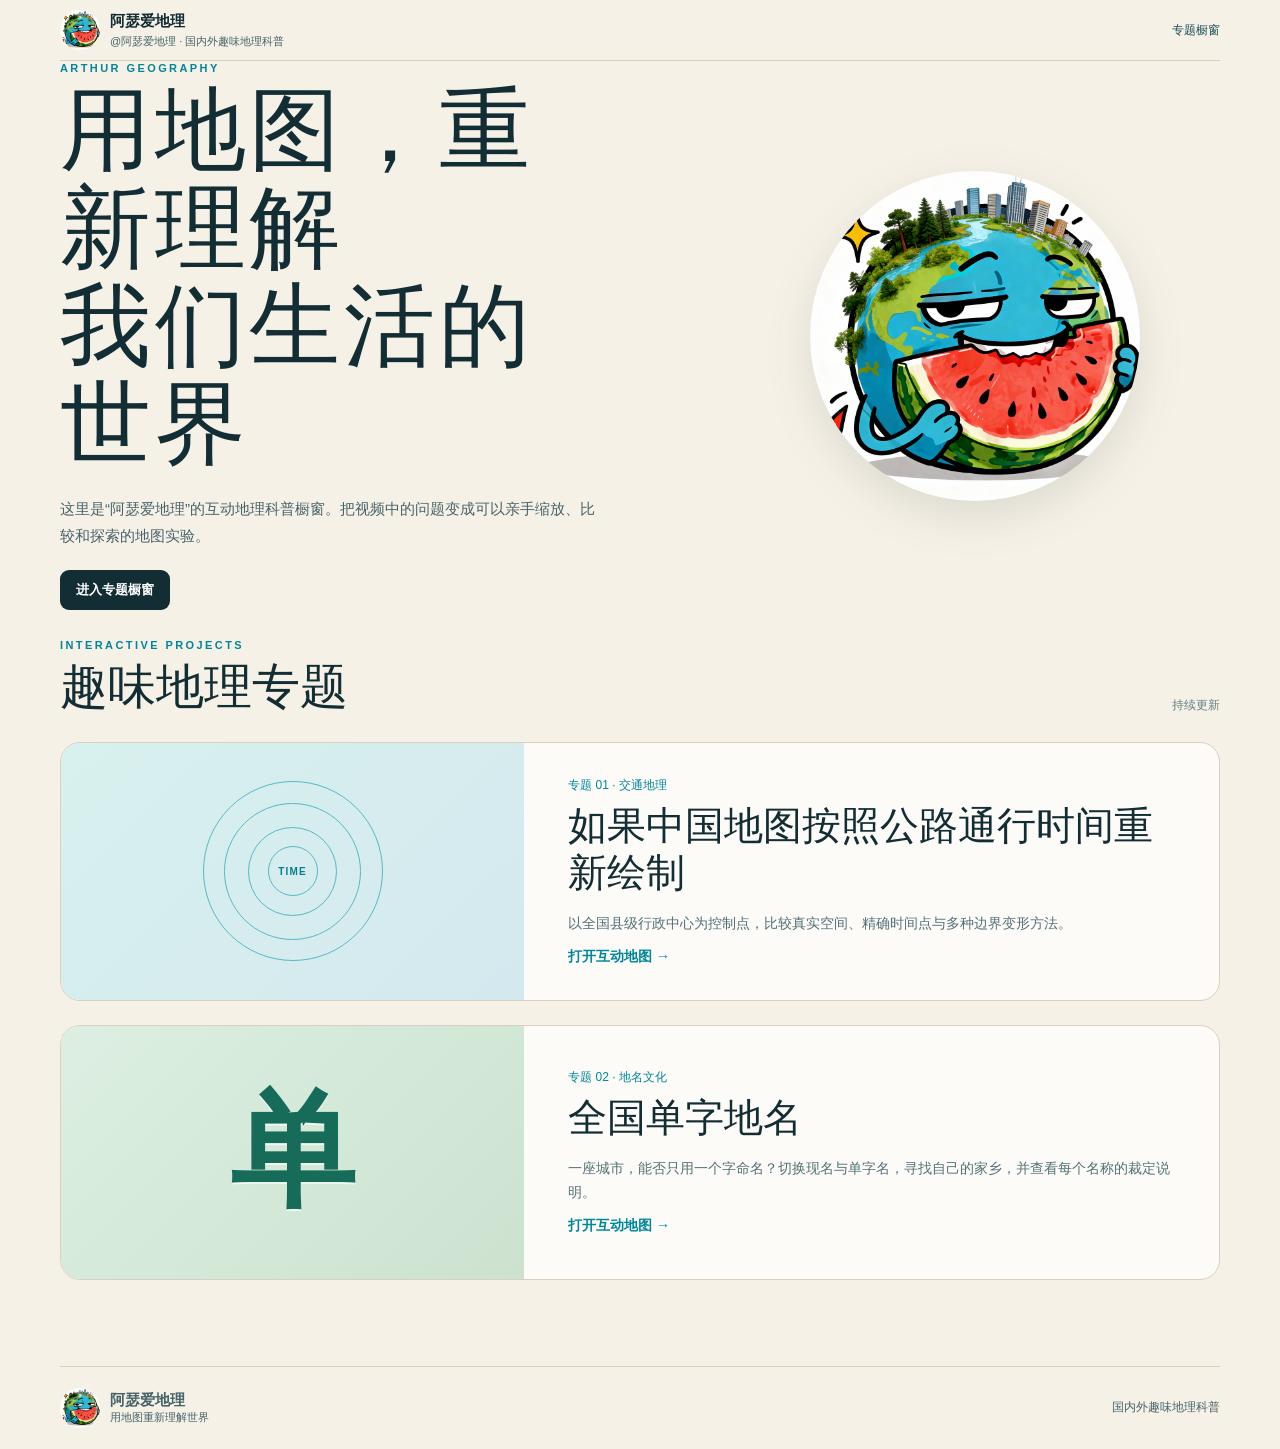
<file: index.html>
<!doctype html>
<html lang="zh-CN">
  <head>
    <meta charset="UTF-8" />
    <meta name="viewport" content="width=device-width, initial-scale=1.0" />
    <meta name="description" content="阿瑟爱地理：国内外趣味地理科普互动橱窗" />
    <title>阿瑟爱地理｜互动地理科普橱窗</title>
    <link rel="icon" href="/avatar.png" />
    <style>
      :root { --paper:#f6f1e7; --ink:#132d34; --blue:#00869a; --line:#d9d0c1; --card:#fcfbf7; }
      * { box-sizing:border-box; }
      html { scroll-behavior:smooth; }
      body { margin:0; background:var(--paper); color:var(--ink); font-family:"Microsoft YaHei","PingFang SC",Arial,sans-serif; }
      .page { width:min(1160px,calc(100% - 64px)); margin:auto; }
      nav { height:61px; border-bottom:1px solid var(--line); display:flex; align-items:center; justify-content:space-between; }
      .brand { display:flex; align-items:center; gap:10px; text-decoration:none; color:inherit; }
      .brand img { width:40px; height:40px; object-fit:cover; border-radius:50%; }
      .brand b { display:block; font-size:15px; } .brand small { color:#46636a; font-size:11px; }
      nav a:not(.brand) { color:#174e58; font-size:12px; text-decoration:none; }
      .hero { min-height:550px; display:grid; grid-template-columns:1.12fr .88fr; align-items:center; gap:45px; }
      .eyebrow { color:var(--blue); font-size:11px; font-weight:700; letter-spacing:.22em; margin:0 0 8px; }
      h1 { margin:0; font-family:STKaiti,KaiTi,serif; font-size:clamp(52px,7.1vw,92px); line-height:1.08; font-weight:500; letter-spacing:.04em; }
      .heroText { max-width:540px; color:#48636a; line-height:1.85; font-size:15px; margin:20px 0; }
      .primary { display:inline-block; padding:11px 16px; border-radius:9px; background:var(--ink); color:white; font-size:13px; text-decoration:none; font-weight:700; }
      .hero img { width:min(330px,80%); margin:auto; display:block; border-radius:50%; filter:drop-shadow(0 15px 22px rgba(35,54,50,.12)); }
      .projects { padding:28px 0 86px; } .sectionHead { display:flex; justify-content:space-between; align-items:end; margin-bottom:28px; }
      h2 { font:500 48px/1.15 STKaiti,KaiTi,serif; margin:0; } .sectionHead span { color:#628187; font-size:12px; }
      .projectList { display:grid; gap:24px; }
      .projectCard { min-height:255px; display:grid; grid-template-columns:40% 60%; overflow:hidden; border:1px solid var(--line); border-radius:20px; color:inherit; text-decoration:none; background:var(--card); transition:transform .2s,box-shadow .2s; }
      .projectCard:hover { transform:translateY(-3px); box-shadow:0 13px 28px rgba(29,52,48,.10); }
      .visual { display:grid; place-items:center; min-height:220px; }
      .timeVisual { background:linear-gradient(135deg,#d8f0ee,#d4e9ef); }
      .rings { position:relative; width:180px; height:180px; display:grid; place-items:center; border:1px solid #56b9c7; border-radius:50%; box-shadow:inset 0 0 0 20px transparent; }
      .rings:before,.rings:after { content:""; position:absolute; border:1px solid #56b9c7; border-radius:50%; } .rings:before { width:135px;height:135px; } .rings:after { width:87px;height:87px; }
      .rings span { width:50px; height:50px; border:1px solid #56b9c7; border-radius:50%; display:grid; place-items:center; color:#087d91; font:700 10px Arial; letter-spacing:.12em; }
      .nameVisual { background:linear-gradient(135deg,#dcefe2,#cce2cf); color:#176b59; font:700 125px/1 STKaiti,KaiTi,serif; text-shadow:0 2px 0 rgba(255,255,255,.65); }
      .copy { padding:34px 44px; display:flex; flex-direction:column; justify-content:center; } .copy span { color:var(--blue); font-size:12px; } .copy h3 { font:500 39px/1.2 STKaiti,KaiTi,serif; margin:9px 0 15px; } .copy p { color:#547078; line-height:1.7; font-size:14px; margin:0 0 12px; } .copy strong { color:#00869a; font-size:14px; }
      footer { border-top:1px solid var(--line); min-height:83px; display:flex; justify-content:space-between; align-items:center; color:#46636a; font-size:12px; }
      @media (max-width:700px) { .page { width:min(100% - 30px,1160px); } .hero { min-height:600px; grid-template-columns:1fr; gap:8px; padding:55px 0; } .hero img { width:210px; grid-row:1; } h1 { font-size:58px; } .projectCard { grid-template-columns:1fr; } .visual { min-height:175px; } .copy { padding:25px; } .copy h3 { font-size:32px; } h2 { font-size:39px; } .sectionHead { align-items:center; } }
    </style>
  </head>
  <body>
    <main class="page">
      <nav>
        <a class="brand" href="/"><img src="/avatar.png" alt="阿瑟爱地理头像" /><span><b>阿瑟爱地理</b><small>@阿瑟爱地理 · 国内外趣味地理科普</small></span></a>
        <a href="#projects">专题橱窗</a>
      </nav>
      <section class="hero">
        <div><p class="eyebrow">ARTHUR GEOGRAPHY</p><h1>用地图，重<br />新理解<br />我们生活的<br />世界</h1><p class="heroText">这里是“阿瑟爱地理”的互动地理科普橱窗。把视频中的问题变成可以亲手缩放、比较和探索的地图实验。</p><a class="primary" href="#projects">进入专题橱窗</a></div>
        <img src="/avatar.png" alt="吃西瓜的地球形象" />
      </section>
      <section id="projects" class="projects"><div class="sectionHead"><div><p class="eyebrow">INTERACTIVE PROJECTS</p><h2>趣味地理专题</h2></div><span>持续更新</span></div>
        <div class="projectList">
          <a class="projectCard" href="/time-map/"><div class="visual timeVisual"><div class="rings"><span>TIME</span></div></div><div class="copy"><span>专题 01 · 交通地理</span><h3>如果中国地图按照公路通行时间重新绘制</h3><p>以全国县级行政中心为控制点，比较真实空间、精确时间点与多种边界变形方法。</p><strong>打开互动地图 →</strong></div></a>
          <a class="projectCard" href="/single-name/"><div class="visual nameVisual">单</div><div class="copy"><span>专题 02 · 地名文化</span><h3>全国单字地名</h3><p>一座城市，能否只用一个字命名？切换现名与单字名，寻找自己的家乡，并查看每个名称的裁定说明。</p><strong>打开互动地图 →</strong></div></a>
        </div>
      </section>
      <footer><a class="brand" href="/"><img src="/avatar.png" alt="" /><span><b>阿瑟爱地理</b><small>用地图重新理解世界</small></span></a><span>国内外趣味地理科普</span></footer>
    </main>
  </body>
</html>
</file>
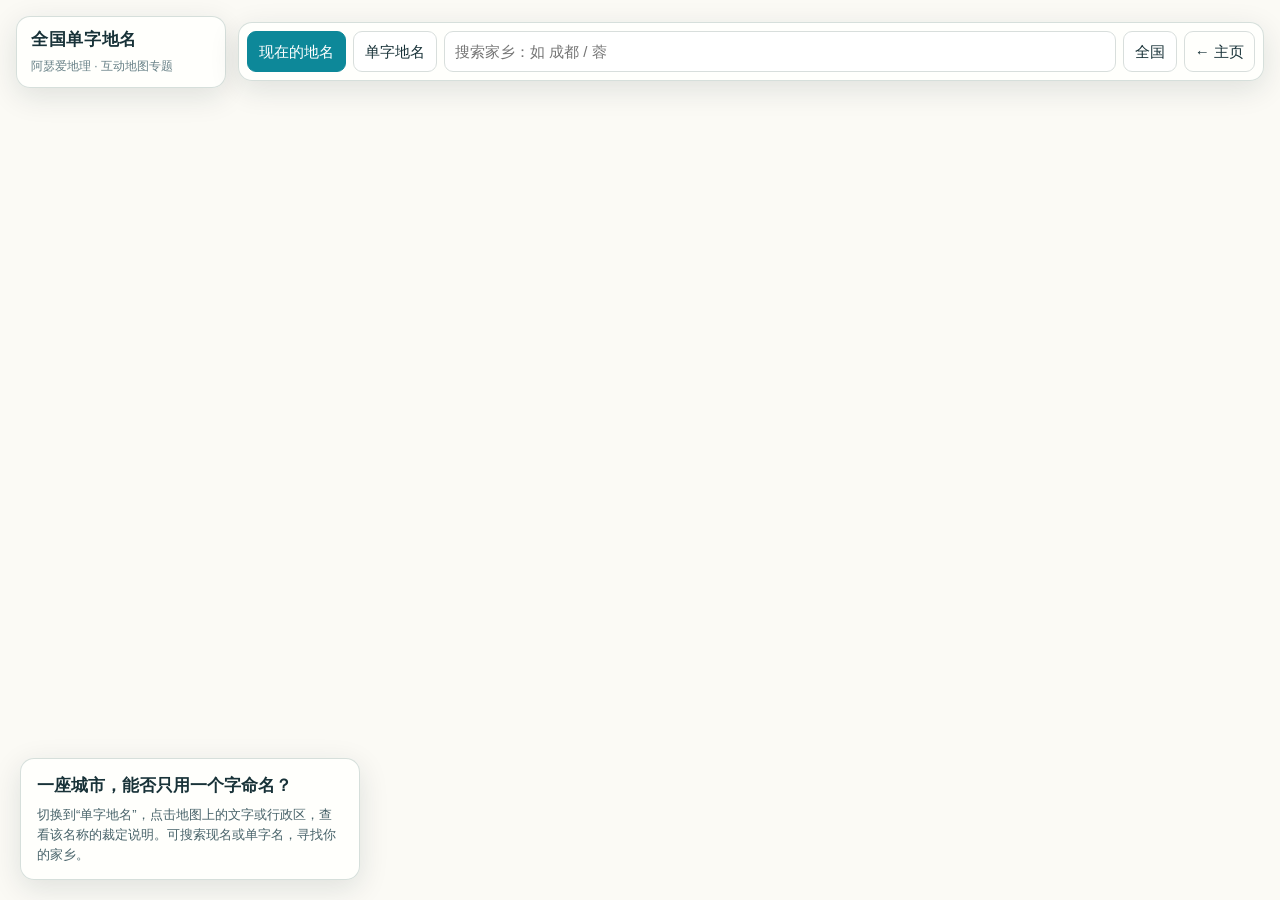
<file: single-name/index.html>
<!doctype html>
<html lang="zh-CN">
  <head>
    <meta charset="UTF-8" />
    <meta name="viewport" content="width=device-width, initial-scale=1.0" />
    <meta name="description" content="全国单字地名互动地图｜阿瑟爱地理" />
    <title>全国单字地名｜阿瑟爱地理</title>
    <link rel="icon" href="/avatar.png" />
    <style>
      :root { color-scheme: light; --ink:#183238; --brand:#0d8899; --paper:#fbfaf5; --line:#d8dedc; --muted:#678087; }
      * { box-sizing:border-box; }
      body { margin:0; background:var(--paper); color:var(--ink); font:15px/1.55 "Microsoft YaHei","PingFang SC",Arial,sans-serif; }
      #map { position:fixed; inset:0; z-index:0; }
      .topbar { position:fixed; z-index:3; top:16px; left:16px; right:16px; display:flex; gap:12px; align-items:center; pointer-events:none; }
      .panel { pointer-events:auto; background:rgba(255,255,252,.95); border:1px solid rgba(210,220,217,.9); box-shadow:0 8px 30px rgba(20,45,48,.12); border-radius:14px; }
      .brand { padding:10px 14px; min-width:210px; }
      .brand b { display:block; font-size:17px; letter-spacing:.04em; }
      .brand span { color:var(--muted); font-size:12px; }
      .toolbar { padding:8px; display:flex; gap:7px; align-items:center; flex:1; }
      button, input { font:inherit; }
      button { cursor:pointer; border:1px solid var(--line); color:var(--ink); background:#fff; border-radius:9px; padding:8px 11px; }
      button.active { background:var(--brand); border-color:var(--brand); color:#fff; }
      button:hover { border-color:var(--brand); }
      .homeLink { display:inline-block; padding:8px 10px; border:1px solid var(--line); border-radius:9px; color:var(--ink); text-decoration:none; white-space:nowrap; }
      .homeLink:hover { border-color:var(--brand); color:var(--brand); }
      .search { position:relative; min-width:220px; flex:1; }
      .search input { width:100%; border:1px solid var(--line); border-radius:9px; padding:8px 10px; outline:none; }
      .search input:focus { border-color:var(--brand); box-shadow:0 0 0 3px rgba(13,136,153,.12); }
      #results { position:absolute; top:43px; left:0; right:0; max-height:245px; overflow:auto; background:#fff; border:1px solid var(--line); border-radius:10px; display:none; box-shadow:0 8px 20px rgba(20,45,48,.14); }
      #results button { width:100%; text-align:left; border:0; border-radius:0; padding:8px 10px; }
      #results button:hover { background:#eef8f8; }
      .help { position:fixed; z-index:2; bottom:20px; left:20px; width:min(340px,calc(100vw - 40px)); padding:14px 16px; }
      .help h1 { font-size:17px; margin:0 0 5px; }
      .help p { margin:0; color:#48636a; font-size:13px; }
      #detail { position:fixed; z-index:4; right:20px; bottom:20px; width:min(355px,calc(100vw - 40px)); padding:18px; display:none; }
      #detail.show { display:block; }
      #detail .close { float:right; padding:1px 7px; border:0; font-size:22px; color:#60777d; }
      #detail h2 { margin:0 34px 4px 0; font-size:22px; }
      .mono { color:var(--brand); font-size:34px; font-weight:800; vertical-align:-2px; margin-right:8px; }
      #detail .meta { color:var(--muted); font-size:13px; }
      #detail hr { border:0; border-top:1px solid var(--line); margin:14px 0; }
      #detail .reason { margin:0; line-height:1.8; }
      .no-data { color:#8d6b32; }
      .amap-marker-label, .amap-text { background:transparent!important; border:0!important; }
      @media (max-width:720px) {
        .topbar { top:8px; left:8px; right:8px; flex-wrap:wrap; gap:6px; }
        .brand { min-width:0; padding:8px 10px; }
        .brand b { font-size:15px; } .brand span { display:none; }
        .toolbar { flex:1 1 100%; padding:6px; gap:5px; }
        button { padding:7px 9px; } .search { min-width:140px; }
        .help { display:none; } #detail { right:10px; bottom:10px; width:calc(100vw - 20px); }
      }
    </style>
    <script>window._AMapSecurityConfig={securityJsCode:"0eb2940285ca58de06bc761149917f29"};</script>
    <script src="https://webapi.amap.com/maps?v=2.0&key=95c17505c10a7a11756104750136f562&plugin=AMap.ToolBar"></script>
  </head>
  <body>
    <div id="map" aria-label="全国单字地名地图"></div>
    <header class="topbar">
      <div class="brand panel"><b>全国单字地名</b><span>阿瑟爱地理 · 互动地图专题</span></div>
      <div class="toolbar panel">
        <button id="currentMode" class="active">现在的地名</button>
        <button id="monoMode">单字地名</button>
        <div class="search"><input id="search" autocomplete="off" placeholder="搜索家乡：如 成都 / 蓉" /><div id="results"></div></div>
        <button id="home" title="回到全国视图">全国</button>
        <a class="homeLink" href="/" title="返回阿瑟爱地理主页">← 主页</a>
      </div>
    </header>
    <aside class="help panel"><h1>一座城市，能否只用一个字命名？</h1><p>切换到“单字地名”，点击地图上的文字或行政区，查看该名称的裁定说明。可搜索现名或单字名，寻找你的家乡。</p></aside>
    <aside id="detail" class="panel" aria-live="polite"></aside>
    <script>
      const map = new AMap.Map("map", { zoom: 4, center: [104.2, 35.4], viewMode: "2D", resizeEnable: true });
      AMap.plugin(["AMap.ToolBar"], () => {
        map.addControl(new AMap.ToolBar({ position: { top: "145px", right: "14px" } }));
      });
      let labels = [], shapes = [], features = [], mode = "current";
      const $ = (id) => document.getElementById(id);
      const labelText = (f) => mode === "mono" && f.mono ? f.mono : f.name;
      function labelStyle(f) {
        const isMono = mode === "mono" && f.mono;
        return { padding: isMono ? "1px 4px" : "2px 4px", color: f.status === "matched" ? "#174f58" : "#748286", background: "rgba(255,255,252,.74)", borderRadius: "4px", fontSize: isMono ? "18px" : "12px", fontWeight: isMono ? "700" : "500", whiteSpace: "nowrap", textShadow: "0 1px 1px #fff" };
      }
      function showDetail(f) {
        const noData = f.status !== "matched";
        $("detail").innerHTML = `<button class="close" aria-label="关闭">×</button><h2>${noData ? f.name : `<span class="mono">${f.mono}</span>${f.name}`}</h2><div class="meta">${noData ? "本单元未纳入本专题的单字地名口径" : `${f.province} · ${f.level} · ${f.basis}`}</div><hr><p class="reason ${noData ? "no-data" : ""}">${noData ? "Excel 中没有对应的单字地名裁定记录，因此地图保留现行名称。" : f.reason}</p>`;
        $("detail").classList.add("show");
        $("detail").querySelector(".close").onclick = () => $("detail").classList.remove("show");
      }
      function redraw() {
        map.remove(labels); labels = [];
        for (const f of features) {
          const text = new AMap.Text({ text: labelText(f), position: f.center, anchor: "center", zIndex: 120, style: labelStyle(f) });
          text.on("click", () => showDetail(f)); labels.push(text);
        }
        map.add(labels);
      }
      function selectFeature(f) {
        showDetail(f); map.setZoomAndCenter(7, f.center);
      }
      function search(q) {
        q = q.trim(); const box = $("results");
        if (!q) { box.style.display = "none"; return; }
        const result = features.filter(f => f.name.includes(q) || (f.mono && f.mono.includes(q))).slice(0, 12);
        box.innerHTML = result.map((f, i) => `<button data-i="${i}">${f.name}${f.mono ? ` <b>· ${f.mono}</b>` : ""}<small> ${f.level || "未收录"}</small></button>`).join("") || "<button disabled>没有找到对应行政区</button>";
        box.style.display = "block";
        box.querySelectorAll("button[data-i]").forEach(b => b.onclick = () => { selectFeature(result[+b.dataset.i]); box.style.display = "none"; });
      }
      fetch("/data/single-name-map.json").then(r => r.json()).then(data => {
        features = data.features;
        for (const f of features) for (const ring of f.rings) {
          const polygon = new AMap.Polygon({ path: ring, strokeColor: f.status === "matched" ? "#57818a" : "#9da7a9", strokeWeight: 1, fillColor: f.status === "matched" ? "#c4ded8" : "#d8d8d0", fillOpacity: .18, zIndex: 10 });
          polygon.on("click", () => showDetail(f)); shapes.push(polygon);
        }
        map.add(shapes); redraw();
      }).catch(() => { $("detail").innerHTML = "<h2>地图数据加载失败</h2><p>请刷新页面后重试。</p>"; $("detail").classList.add("show"); });
      $("currentMode").onclick = () => { mode="current"; $("currentMode").classList.add("active"); $("monoMode").classList.remove("active"); redraw(); };
      $("monoMode").onclick = () => { mode="mono"; $("monoMode").classList.add("active"); $("currentMode").classList.remove("active"); redraw(); };
      $("search").addEventListener("input", e => search(e.target.value));
      $("home").onclick = () => { map.setZoomAndCenter(4, [104.2,35.4]); $("detail").classList.remove("show"); };
    </script>
  </body>
</html>
</file>
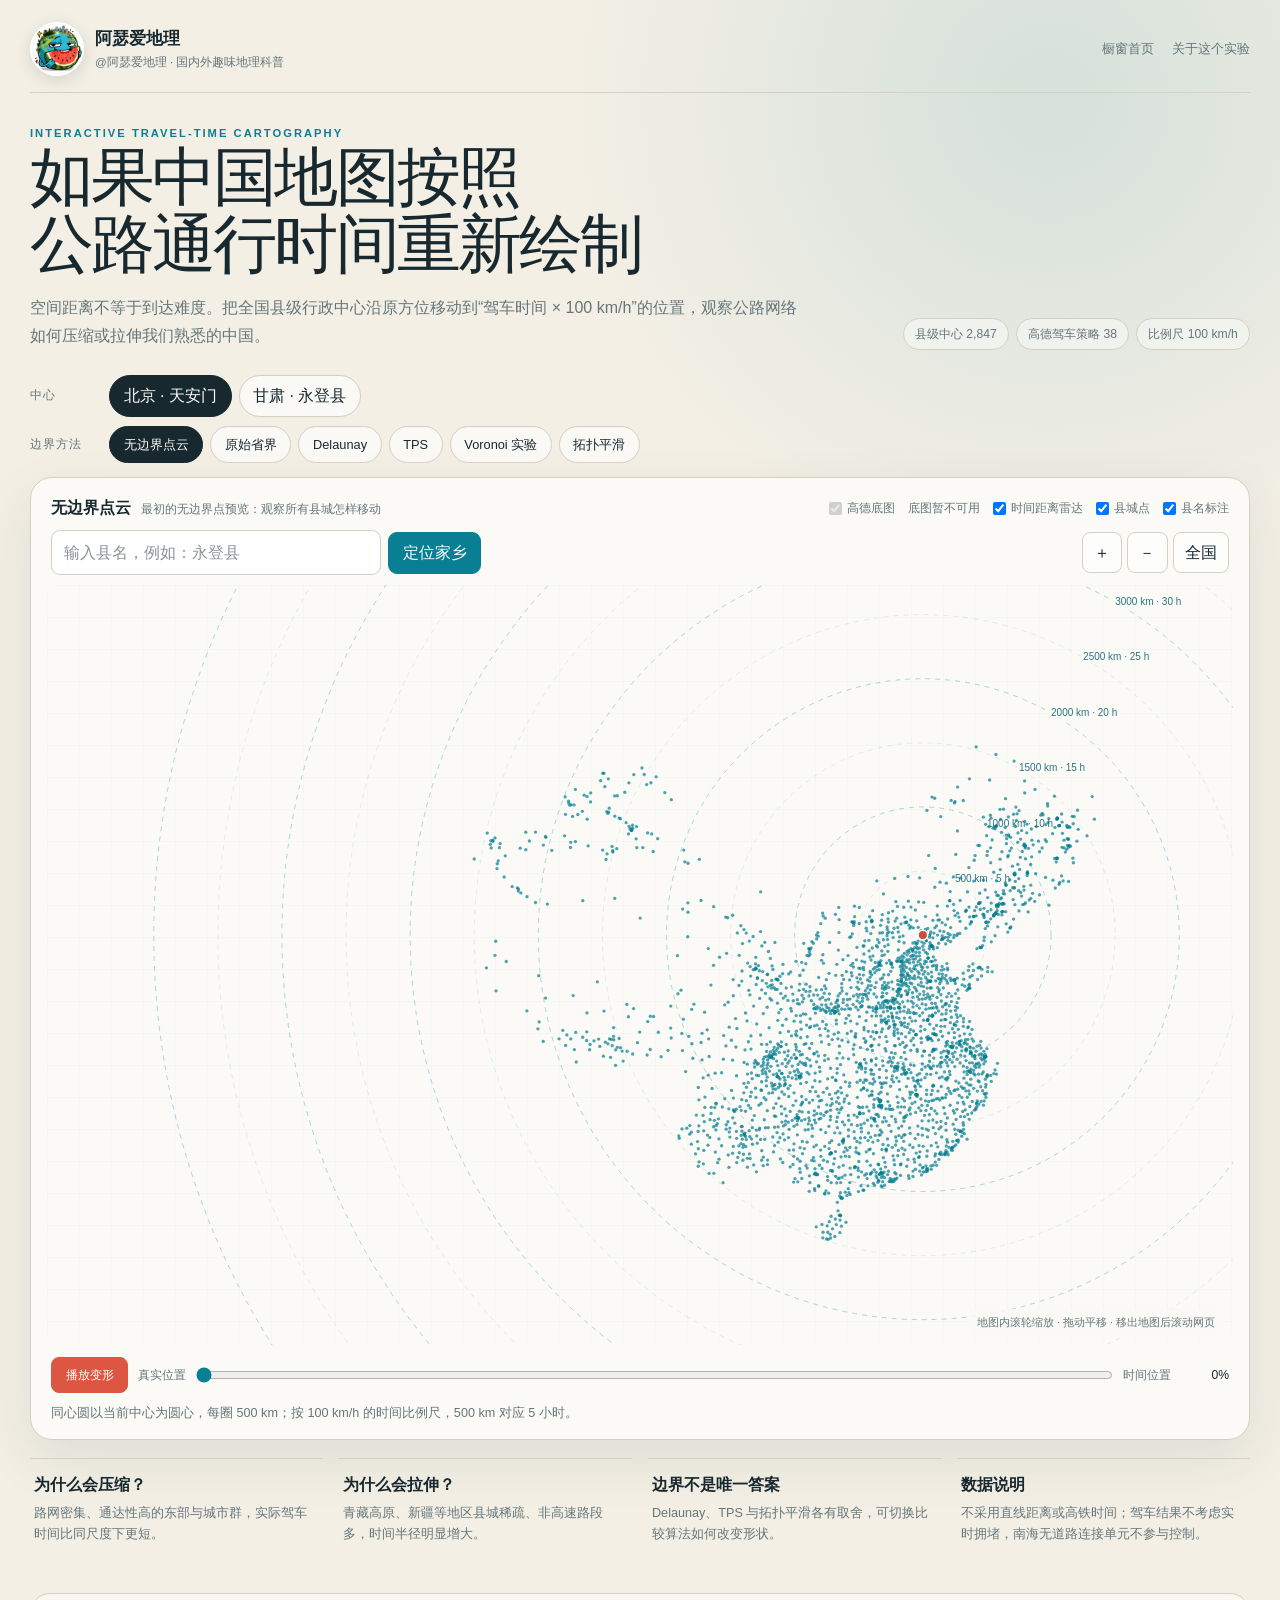
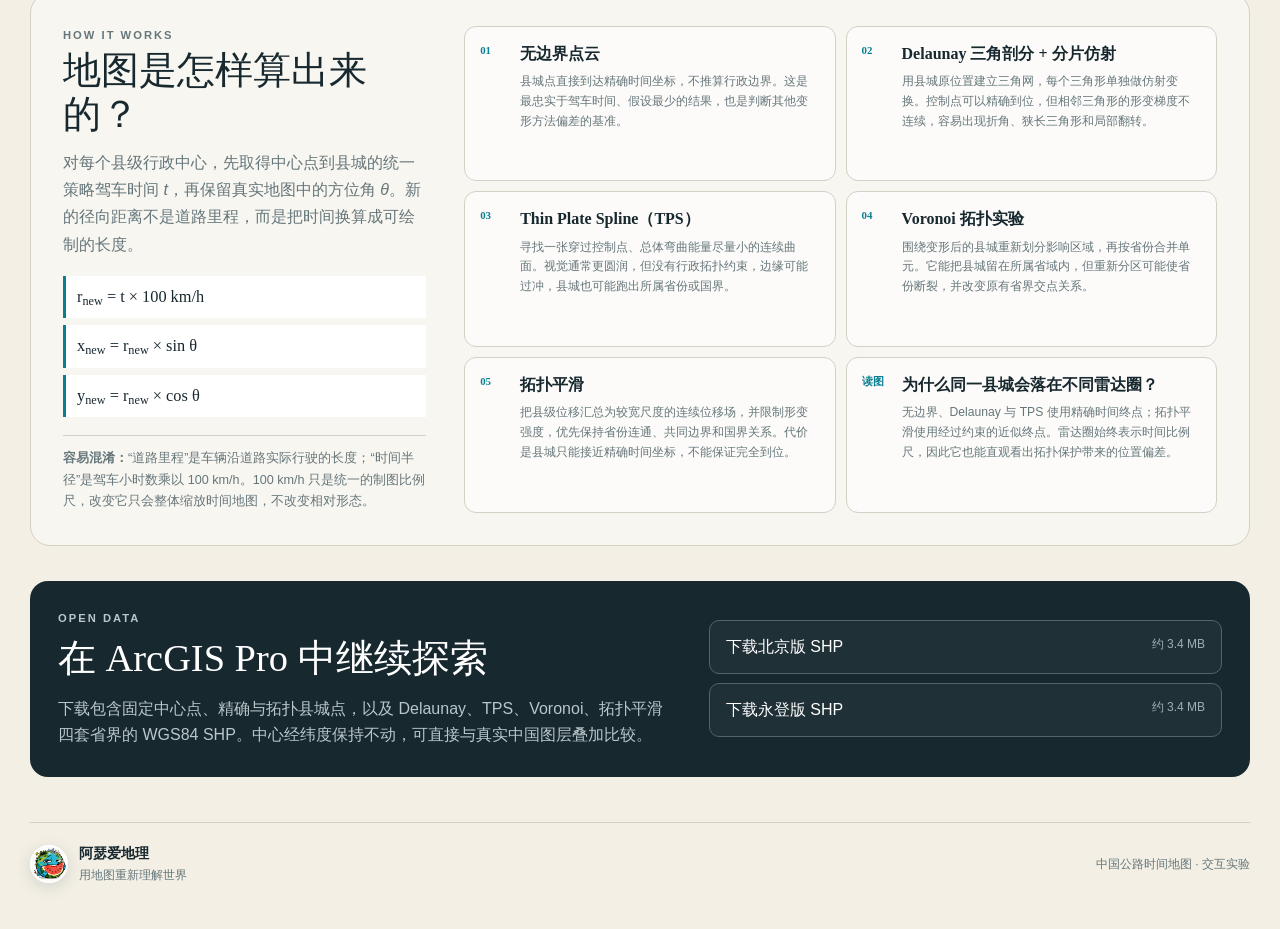
<file: time-map/index.html>
<!doctype html>
<html lang="zh-CN">
  <head>
    <meta charset="UTF-8" />
    <meta name="viewport" content="width=device-width, initial-scale=1.0" />
    <meta name="description" content="如果中国地图按照公路通行时间重新绘制" />
    <link rel="icon" href="/avatar.png" />
    <title>中国公路时间地图｜阿瑟爱地理</title>
    <script type="module" crossorigin src="/assets/timeMap-CF-d0gfT.js"></script>
    <link rel="modulepreload" crossorigin href="/assets/styles-BIGGJbie.js">
    <link rel="stylesheet" crossorigin href="/assets/styles-D4VYu00g.css">
  </head>
  <body>
    <div id="root"></div>
  </body>
</html>
</file>
<file: assets/styles-D4VYu00g.css>
@layer theme{@theme default{--font-sans: ui-sans-serif, system-ui, sans-serif, "Apple Color Emoji", "Segoe UI Emoji", "Segoe UI Symbol", "Noto Color Emoji"; --font-serif: ui-serif, Georgia, Cambria, "Times New Roman", Times, serif; --font-mono: ui-monospace, SFMono-Regular, Menlo, Monaco, Consolas, "Liberation Mono", "Courier New", monospace; --color-red-50: oklch(97.1% .013 17.38); --color-red-100: oklch(93.6% .032 17.717); --color-red-200: oklch(88.5% .062 18.334); --color-red-300: oklch(80.8% .114 19.571); --color-red-400: oklch(70.4% .191 22.216); --color-red-500: oklch(63.7% .237 25.331); --color-red-600: oklch(57.7% .245 27.325); --color-red-700: oklch(50.5% .213 27.518); --color-red-800: oklch(44.4% .177 26.899); --color-red-900: oklch(39.6% .141 25.723); --color-red-950: oklch(25.8% .092 26.042); --color-orange-50: oklch(98% .016 73.684); --color-orange-100: oklch(95.4% .038 75.164); --color-orange-200: oklch(90.1% .076 70.697); --color-orange-300: oklch(83.7% .128 66.29); --color-orange-400: oklch(75% .183 55.934); --color-orange-500: oklch(70.5% .213 47.604); --color-orange-600: oklch(64.6% .222 41.116); --color-orange-700: oklch(55.3% .195 38.402); --color-orange-800: oklch(47% .157 37.304); --color-orange-900: oklch(40.8% .123 38.172); --color-orange-950: oklch(26.6% .079 36.259); --color-amber-50: oklch(98.7% .022 95.277); --color-amber-100: oklch(96.2% .059 95.617); --color-amber-200: oklch(92.4% .12 95.746); --color-amber-300: oklch(87.9% .169 91.605); --color-amber-400: oklch(82.8% .189 84.429); --color-amber-500: oklch(76.9% .188 70.08); --color-amber-600: oklch(66.6% .179 58.318); --color-amber-700: oklch(55.5% .163 48.998); --color-amber-800: oklch(47.3% .137 46.201); --color-amber-900: oklch(41.4% .112 45.904); --color-amber-950: oklch(27.9% .077 45.635); --color-yellow-50: oklch(98.7% .026 102.212); --color-yellow-100: oklch(97.3% .071 103.193); --color-yellow-200: oklch(94.5% .129 101.54); --color-yellow-300: oklch(90.5% .182 98.111); --color-yellow-400: oklch(85.2% .199 91.936); --color-yellow-500: oklch(79.5% .184 86.047); --color-yellow-600: oklch(68.1% .162 75.834); --color-yellow-700: oklch(55.4% .135 66.442); --color-yellow-800: oklch(47.6% .114 61.907); --color-yellow-900: oklch(42.1% .095 57.708); --color-yellow-950: oklch(28.6% .066 53.813); --color-lime-50: oklch(98.6% .031 120.757); --color-lime-100: oklch(96.7% .067 122.328); --color-lime-200: oklch(93.8% .127 124.321); --color-lime-300: oklch(89.7% .196 126.665); --color-lime-400: oklch(84.1% .238 128.85); --color-lime-500: oklch(76.8% .233 130.85); --color-lime-600: oklch(64.8% .2 131.684); --color-lime-700: oklch(53.2% .157 131.589); --color-lime-800: oklch(45.3% .124 130.933); --color-lime-900: oklch(40.5% .101 131.063); --color-lime-950: oklch(27.4% .072 132.109); --color-green-50: oklch(98.2% .018 155.826); --color-green-100: oklch(96.2% .044 156.743); --color-green-200: oklch(92.5% .084 155.995); --color-green-300: oklch(87.1% .15 154.449); --color-green-400: oklch(79.2% .209 151.711); --color-green-500: oklch(72.3% .219 149.579); --color-green-600: oklch(62.7% .194 149.214); --color-green-700: oklch(52.7% .154 150.069); --color-green-800: oklch(44.8% .119 151.328); --color-green-900: oklch(39.3% .095 152.535); --color-green-950: oklch(26.6% .065 152.934); --color-emerald-50: oklch(97.9% .021 166.113); --color-emerald-100: oklch(95% .052 163.051); --color-emerald-200: oklch(90.5% .093 164.15); --color-emerald-300: oklch(84.5% .143 164.978); --color-emerald-400: oklch(76.5% .177 163.223); --color-emerald-500: oklch(69.6% .17 162.48); --color-emerald-600: oklch(59.6% .145 163.225); --color-emerald-700: oklch(50.8% .118 165.612); --color-emerald-800: oklch(43.2% .095 166.913); --color-emerald-900: oklch(37.8% .077 168.94); --color-emerald-950: oklch(26.2% .051 172.552); --color-teal-50: oklch(98.4% .014 180.72); --color-teal-100: oklch(95.3% .051 180.801); --color-teal-200: oklch(91% .096 180.426); --color-teal-300: oklch(85.5% .138 181.071); --color-teal-400: oklch(77.7% .152 181.912); --color-teal-500: oklch(70.4% .14 182.503); --color-teal-600: oklch(60% .118 184.704); --color-teal-700: oklch(51.1% .096 186.391); --color-teal-800: oklch(43.7% .078 188.216); --color-teal-900: oklch(38.6% .063 188.416); --color-teal-950: oklch(27.7% .046 192.524); --color-cyan-50: oklch(98.4% .019 200.873); --color-cyan-100: oklch(95.6% .045 203.388); --color-cyan-200: oklch(91.7% .08 205.041); --color-cyan-300: oklch(86.5% .127 207.078); --color-cyan-400: oklch(78.9% .154 211.53); --color-cyan-500: oklch(71.5% .143 215.221); --color-cyan-600: oklch(60.9% .126 221.723); --color-cyan-700: oklch(52% .105 223.128); --color-cyan-800: oklch(45% .085 224.283); --color-cyan-900: oklch(39.8% .07 227.392); --color-cyan-950: oklch(30.2% .056 229.695); --color-sky-50: oklch(97.7% .013 236.62); --color-sky-100: oklch(95.1% .026 236.824); --color-sky-200: oklch(90.1% .058 230.902); --color-sky-300: oklch(82.8% .111 230.318); --color-sky-400: oklch(74.6% .16 232.661); --color-sky-500: oklch(68.5% .169 237.323); --color-sky-600: oklch(58.8% .158 241.966); --color-sky-700: oklch(50% .134 242.749); --color-sky-800: oklch(44.3% .11 240.79); --color-sky-900: oklch(39.1% .09 240.876); --color-sky-950: oklch(29.3% .066 243.157); --color-blue-50: oklch(97% .014 254.604); --color-blue-100: oklch(93.2% .032 255.585); --color-blue-200: oklch(88.2% .059 254.128); --color-blue-300: oklch(80.9% .105 251.813); --color-blue-400: oklch(70.7% .165 254.624); --color-blue-500: oklch(62.3% .214 259.815); --color-blue-600: oklch(54.6% .245 262.881); --color-blue-700: oklch(48.8% .243 264.376); --color-blue-800: oklch(42.4% .199 265.638); --color-blue-900: oklch(37.9% .146 265.522); --color-blue-950: oklch(28.2% .091 267.935); --color-indigo-50: oklch(96.2% .018 272.314); --color-indigo-100: oklch(93% .034 272.788); --color-indigo-200: oklch(87% .065 274.039); --color-indigo-300: oklch(78.5% .115 274.713); --color-indigo-400: oklch(67.3% .182 276.935); --color-indigo-500: oklch(58.5% .233 277.117); --color-indigo-600: oklch(51.1% .262 276.966); --color-indigo-700: oklch(45.7% .24 277.023); --color-indigo-800: oklch(39.8% .195 277.366); --color-indigo-900: oklch(35.9% .144 278.697); --color-indigo-950: oklch(25.7% .09 281.288); --color-violet-50: oklch(96.9% .016 293.756); --color-violet-100: oklch(94.3% .029 294.588); --color-violet-200: oklch(89.4% .057 293.283); --color-violet-300: oklch(81.1% .111 293.571); --color-violet-400: oklch(70.2% .183 293.541); --color-violet-500: oklch(60.6% .25 292.717); --color-violet-600: oklch(54.1% .281 293.009); --color-violet-700: oklch(49.1% .27 292.581); --color-violet-800: oklch(43.2% .232 292.759); --color-violet-900: oklch(38% .189 293.745); --color-violet-950: oklch(28.3% .141 291.089); --color-purple-50: oklch(97.7% .014 308.299); --color-purple-100: oklch(94.6% .033 307.174); --color-purple-200: oklch(90.2% .063 306.703); --color-purple-300: oklch(82.7% .119 306.383); --color-purple-400: oklch(71.4% .203 305.504); --color-purple-500: oklch(62.7% .265 303.9); --color-purple-600: oklch(55.8% .288 302.321); --color-purple-700: oklch(49.6% .265 301.924); --color-purple-800: oklch(43.8% .218 303.724); --color-purple-900: oklch(38.1% .176 304.987); --color-purple-950: oklch(29.1% .149 302.717); --color-fuchsia-50: oklch(97.7% .017 320.058); --color-fuchsia-100: oklch(95.2% .037 318.852); --color-fuchsia-200: oklch(90.3% .076 319.62); --color-fuchsia-300: oklch(83.3% .145 321.434); --color-fuchsia-400: oklch(74% .238 322.16); --color-fuchsia-500: oklch(66.7% .295 322.15); --color-fuchsia-600: oklch(59.1% .293 322.896); --color-fuchsia-700: oklch(51.8% .253 323.949); --color-fuchsia-800: oklch(45.2% .211 324.591); --color-fuchsia-900: oklch(40.1% .17 325.612); --color-fuchsia-950: oklch(29.3% .136 325.661); --color-pink-50: oklch(97.1% .014 343.198); --color-pink-100: oklch(94.8% .028 342.258); --color-pink-200: oklch(89.9% .061 343.231); --color-pink-300: oklch(82.3% .12 346.018); --color-pink-400: oklch(71.8% .202 349.761); --color-pink-500: oklch(65.6% .241 354.308); --color-pink-600: oklch(59.2% .249 .584); --color-pink-700: oklch(52.5% .223 3.958); --color-pink-800: oklch(45.9% .187 3.815); --color-pink-900: oklch(40.8% .153 2.432); --color-pink-950: oklch(28.4% .109 3.907); --color-rose-50: oklch(96.9% .015 12.422); --color-rose-100: oklch(94.1% .03 12.58); --color-rose-200: oklch(89.2% .058 10.001); --color-rose-300: oklch(81% .117 11.638); --color-rose-400: oklch(71.2% .194 13.428); --color-rose-500: oklch(64.5% .246 16.439); --color-rose-600: oklch(58.6% .253 17.585); --color-rose-700: oklch(51.4% .222 16.935); --color-rose-800: oklch(45.5% .188 13.697); --color-rose-900: oklch(41% .159 10.272); --color-rose-950: oklch(27.1% .105 12.094); --color-slate-50: oklch(98.4% .003 247.858); --color-slate-100: oklch(96.8% .007 247.896); --color-slate-200: oklch(92.9% .013 255.508); --color-slate-300: oklch(86.9% .022 252.894); --color-slate-400: oklch(70.4% .04 256.788); --color-slate-500: oklch(55.4% .046 257.417); --color-slate-600: oklch(44.6% .043 257.281); --color-slate-700: oklch(37.2% .044 257.287); --color-slate-800: oklch(27.9% .041 260.031); --color-slate-900: oklch(20.8% .042 265.755); --color-slate-950: oklch(12.9% .042 264.695); --color-gray-50: oklch(98.5% .002 247.839); --color-gray-100: oklch(96.7% .003 264.542); --color-gray-200: oklch(92.8% .006 264.531); --color-gray-300: oklch(87.2% .01 258.338); --color-gray-400: oklch(70.7% .022 261.325); --color-gray-500: oklch(55.1% .027 264.364); --color-gray-600: oklch(44.6% .03 256.802); --color-gray-700: oklch(37.3% .034 259.733); --color-gray-800: oklch(27.8% .033 256.848); --color-gray-900: oklch(21% .034 264.665); --color-gray-950: oklch(13% .028 261.692); --color-zinc-50: oklch(98.5% 0 0); --color-zinc-100: oklch(96.7% .001 286.375); --color-zinc-200: oklch(92% .004 286.32); --color-zinc-300: oklch(87.1% .006 286.286); --color-zinc-400: oklch(70.5% .015 286.067); --color-zinc-500: oklch(55.2% .016 285.938); --color-zinc-600: oklch(44.2% .017 285.786); --color-zinc-700: oklch(37% .013 285.805); --color-zinc-800: oklch(27.4% .006 286.033); --color-zinc-900: oklch(21% .006 285.885); --color-zinc-950: oklch(14.1% .005 285.823); --color-neutral-50: oklch(98.5% 0 0); --color-neutral-100: oklch(97% 0 0); --color-neutral-200: oklch(92.2% 0 0); --color-neutral-300: oklch(87% 0 0); --color-neutral-400: oklch(70.8% 0 0); --color-neutral-500: oklch(55.6% 0 0); --color-neutral-600: oklch(43.9% 0 0); --color-neutral-700: oklch(37.1% 0 0); --color-neutral-800: oklch(26.9% 0 0); --color-neutral-900: oklch(20.5% 0 0); --color-neutral-950: oklch(14.5% 0 0); --color-stone-50: oklch(98.5% .001 106.423); --color-stone-100: oklch(97% .001 106.424); --color-stone-200: oklch(92.3% .003 48.717); --color-stone-300: oklch(86.9% .005 56.366); --color-stone-400: oklch(70.9% .01 56.259); --color-stone-500: oklch(55.3% .013 58.071); --color-stone-600: oklch(44.4% .011 73.639); --color-stone-700: oklch(37.4% .01 67.558); --color-stone-800: oklch(26.8% .007 34.298); --color-stone-900: oklch(21.6% .006 56.043); --color-stone-950: oklch(14.7% .004 49.25); --color-mauve-50: oklch(98.5% 0 0); --color-mauve-100: oklch(96% .003 325.6); --color-mauve-200: oklch(92.2% .005 325.62); --color-mauve-300: oklch(86.5% .012 325.68); --color-mauve-400: oklch(71.1% .019 323.02); --color-mauve-500: oklch(54.2% .034 322.5); --color-mauve-600: oklch(43.5% .029 321.78); --color-mauve-700: oklch(36.4% .029 323.89); --color-mauve-800: oklch(26.3% .024 320.12); --color-mauve-900: oklch(21.2% .019 322.12); --color-mauve-950: oklch(14.5% .008 326); --color-olive-50: oklch(98.8% .003 106.5); --color-olive-100: oklch(96.6% .005 106.5); --color-olive-200: oklch(93% .007 106.5); --color-olive-300: oklch(88% .011 106.6); --color-olive-400: oklch(73.7% .021 106.9); --color-olive-500: oklch(58% .031 107.3); --color-olive-600: oklch(46.6% .025 107.3); --color-olive-700: oklch(39.4% .023 107.4); --color-olive-800: oklch(28.6% .016 107.4); --color-olive-900: oklch(22.8% .013 107.4); --color-olive-950: oklch(15.3% .006 107.1); --color-mist-50: oklch(98.7% .002 197.1); --color-mist-100: oklch(96.3% .002 197.1); --color-mist-200: oklch(92.5% .005 214.3); --color-mist-300: oklch(87.2% .007 219.6); --color-mist-400: oklch(72.3% .014 214.4); --color-mist-500: oklch(56% .021 213.5); --color-mist-600: oklch(45% .017 213.2); --color-mist-700: oklch(37.8% .015 216); --color-mist-800: oklch(27.5% .011 216.9); --color-mist-900: oklch(21.8% .008 223.9); --color-mist-950: oklch(14.8% .004 228.8); --color-taupe-50: oklch(98.6% .002 67.8); --color-taupe-100: oklch(96% .002 17.2); --color-taupe-200: oklch(92.2% .005 34.3); --color-taupe-300: oklch(86.8% .007 39.5); --color-taupe-400: oklch(71.4% .014 41.2); --color-taupe-500: oklch(54.7% .021 43.1); --color-taupe-600: oklch(43.8% .017 39.3); --color-taupe-700: oklch(36.7% .016 35.7); --color-taupe-800: oklch(26.8% .011 36.5); --color-taupe-900: oklch(21.4% .009 43.1); --color-taupe-950: oklch(14.7% .004 49.3); --color-black: #000; --color-white: #fff; --spacing: .25rem; --breakpoint-sm: 40rem; --breakpoint-md: 48rem; --breakpoint-lg: 64rem; --breakpoint-xl: 80rem; --breakpoint-2xl: 96rem; --container-3xs: 16rem; --container-2xs: 18rem; --container-xs: 20rem; --container-sm: 24rem; --container-md: 28rem; --container-lg: 32rem; --container-xl: 36rem; --container-2xl: 42rem; --container-3xl: 48rem; --container-4xl: 56rem; --container-5xl: 64rem; --container-6xl: 72rem; --container-7xl: 80rem; --text-xs: .75rem; --text-xs--line-height: calc(1 / .75); --text-sm: .875rem; --text-sm--line-height: calc(1.25 / .875); --text-base: 1rem; --text-base--line-height: calc(1.5 / 1); --text-lg: 1.125rem; --text-lg--line-height: calc(1.75 / 1.125); --text-xl: 1.25rem; --text-xl--line-height: calc(1.75 / 1.25); --text-2xl: 1.5rem; --text-2xl--line-height: calc(2 / 1.5); --text-3xl: 1.875rem; --text-3xl--line-height: calc(2.25 / 1.875); --text-4xl: 2.25rem; --text-4xl--line-height: calc(2.5 / 2.25); --text-5xl: 3rem; --text-5xl--line-height: 1; --text-6xl: 3.75rem; --text-6xl--line-height: 1; --text-7xl: 4.5rem; --text-7xl--line-height: 1; --text-8xl: 6rem; --text-8xl--line-height: 1; --text-9xl: 8rem; --text-9xl--line-height: 1; --font-weight-thin: 100; --font-weight-extralight: 200; --font-weight-light: 300; --font-weight-normal: 400; --font-weight-medium: 500; --font-weight-semibold: 600; --font-weight-bold: 700; --font-weight-extrabold: 800; --font-weight-black: 900; --tracking-tighter: -.05em; --tracking-tight: -.025em; --tracking-normal: 0em; --tracking-wide: .025em; --tracking-wider: .05em; --tracking-widest: .1em; --leading-tight: 1.25; --leading-snug: 1.375; --leading-normal: 1.5; --leading-relaxed: 1.625; --leading-loose: 2; --radius-xs: .125rem; --radius-sm: .25rem; --radius-md: .375rem; --radius-lg: .5rem; --radius-xl: .75rem; --radius-2xl: 1rem; --radius-3xl: 1.5rem; --radius-4xl: 2rem; --shadow-2xs: 0 1px #0000000d; --shadow-xs: 0 1px 2px 0 #0000000d; --shadow-sm: 0 1px 3px 0 #0000001a, 0 1px 2px -1px #0000001a; --shadow-md: 0 4px 6px -1px #0000001a, 0 2px 4px -2px #0000001a; --shadow-lg: 0 10px 15px -3px #0000001a, 0 4px 6px -4px #0000001a; --shadow-xl: 0 20px 25px -5px #0000001a, 0 8px 10px -6px #0000001a; --shadow-2xl: 0 25px 50px -12px #00000040; --inset-shadow-2xs: inset 0 1px #0000000d; --inset-shadow-xs: inset 0 1px 1px #0000000d; --inset-shadow-sm: inset 0 2px 4px #0000000d; --drop-shadow-xs: 0 1px 1px #0000000d; --drop-shadow-sm: 0 1px 2px #00000026; --drop-shadow-md: 0 3px 3px #0000001f; --drop-shadow-lg: 0 4px 4px #00000026; --drop-shadow-xl: 0 9px 7px #0000001a; --drop-shadow-2xl: 0 25px 25px #00000026; --text-shadow-2xs: 0px 1px 0px #00000026; --text-shadow-xs: 0px 1px 1px #0003; --text-shadow-sm: 0px 1px 0px #00000013, 0px 1px 1px #00000013, 0px 2px 2px #00000013; --text-shadow-md: 0px 1px 1px #0000001a, 0px 1px 2px #0000001a, 0px 2px 4px #0000001a; --text-shadow-lg: 0px 1px 2px #0000001a, 0px 3px 2px #0000001a, 0px 4px 8px #0000001a; --ease-in: cubic-bezier(.4, 0, 1, 1); --ease-out: cubic-bezier(0, 0, .2, 1); --ease-in-out: cubic-bezier(.4, 0, .2, 1); --animate-spin: spin 1s linear infinite; --animate-ping: ping 1s cubic-bezier(0, 0, .2, 1) infinite; --animate-pulse: pulse 2s cubic-bezier(.4, 0, .6, 1) infinite; --animate-bounce: bounce 1s infinite; @keyframes spin { to { transform: rotate(360deg); } } @keyframes ping { 75%, 100% { transform: scale(2); opacity: 0; } } @keyframes pulse { 50% { opacity: .5; } } @keyframes bounce { 0%, 100% { transform: translateY(-25%); animation-timing-function: cubic-bezier(.8, 0, 1, 1); } 50% { transform: none; animation-timing-function: cubic-bezier(0, 0, .2, 1); } } --blur-xs: 4px; --blur-sm: 8px; --blur-md: 12px; --blur-lg: 16px; --blur-xl: 24px; --blur-2xl: 40px; --blur-3xl: 64px; --perspective-dramatic: 100px; --perspective-near: 300px; --perspective-normal: 500px; --perspective-midrange: 800px; --perspective-distant: 1200px; --aspect-video: 16 / 9; --default-transition-duration: .15s; --default-transition-timing-function: cubic-bezier(.4, 0, .2, 1); --default-font-family: --theme(--font-sans, initial); --default-font-feature-settings: --theme(--font-sans--font-feature-settings, initial); --default-font-variation-settings: --theme(--font-sans--font-variation-settings, initial); --default-mono-font-family: --theme(--font-mono, initial); --default-mono-font-feature-settings: --theme(--font-mono--font-feature-settings, initial); --default-mono-font-variation-settings: --theme(--font-mono--font-variation-settings, initial);}@theme default inline reference{--blur: 8px; --shadow: 0 1px 3px 0 #0000001a, 0 1px 2px -1px #0000001a; --shadow-inner: inset 0 2px 4px 0 #0000000d; --drop-shadow: 0 1px 2px #0000001a, 0 1px 1px #0000000f; --radius: .25rem; --max-width-prose: 65ch;}}@layer base{*,:after,:before,::backdrop{box-sizing:border-box;border:0 solid;margin:0;padding:0}::file-selector-button{box-sizing:border-box;border:0 solid;margin:0;padding:0}html,:host{-webkit-text-size-adjust:100%;tab-size:4;line-height:1.5;font-family:--theme(--default-font-family, ui-sans-serif, system-ui, sans-serif, "Apple Color Emoji", "Segoe UI Emoji", "Segoe UI Symbol", "Noto Color Emoji");font-feature-settings:--theme(--default-font-feature-settings, normal);font-variation-settings:--theme(--default-font-variation-settings, normal);-webkit-tap-highlight-color:transparent}hr{height:0;color:inherit;border-top-width:1px}abbr:where([title]){-webkit-text-decoration:underline dotted;text-decoration:underline dotted}h1,h2,h3,h4,h5,h6{font-size:inherit;font-weight:inherit}a{color:inherit;-webkit-text-decoration:inherit;-webkit-text-decoration:inherit;text-decoration:inherit}b,strong{font-weight:bolder}code,kbd,samp,pre{font-family:--theme(--default-mono-font-family, ui-monospace, SFMono-Regular, Menlo, Monaco, Consolas, "Liberation Mono", "Courier New", monospace);font-feature-settings:--theme(--default-mono-font-feature-settings, normal);font-variation-settings:--theme(--default-mono-font-variation-settings, normal);font-size:1em}small{font-size:80%}sub,sup{vertical-align:baseline;font-size:75%;line-height:0;position:relative}sub{bottom:-.25em}sup{top:-.5em}table{text-indent:0;border-color:inherit;border-collapse:collapse}:-moz-focusring{outline:auto}progress{vertical-align:baseline}summary{display:list-item}ol,ul,menu{list-style:none}img,svg,video,canvas,audio,iframe,embed,object{vertical-align:middle;display:block}img,video{max-width:100%;height:auto}button,input,select,optgroup,textarea{font:inherit;font-feature-settings:inherit;font-variation-settings:inherit;letter-spacing:inherit;color:inherit;opacity:1;background-color:#0000;border-radius:0}::file-selector-button{font:inherit;font-feature-settings:inherit;font-variation-settings:inherit;letter-spacing:inherit;color:inherit;opacity:1;background-color:#0000;border-radius:0}:where(select:is([multiple],[size])) optgroup{font-weight:bolder}:where(select:is([multiple],[size])) optgroup option{padding-inline-start:20px}::file-selector-button{margin-inline-end:4px}::placeholder{opacity:1}@supports (not ((-webkit-appearance:-apple-pay-button))) or (contain-intrinsic-size:1px){::placeholder{color:color-mix(in oklab, currentcolor 50%, transparent)}}textarea{resize:vertical}::-webkit-search-decoration{-webkit-appearance:none}::-webkit-date-and-time-value{min-height:1lh;text-align:inherit}::-webkit-datetime-edit{display:inline-flex}::-webkit-datetime-edit-fields-wrapper{padding:0}::-webkit-datetime-edit{padding-block:0}::-webkit-datetime-edit-year-field{padding-block:0}::-webkit-datetime-edit-month-field{padding-block:0}::-webkit-datetime-edit-day-field{padding-block:0}::-webkit-datetime-edit-hour-field{padding-block:0}::-webkit-datetime-edit-minute-field{padding-block:0}::-webkit-datetime-edit-second-field{padding-block:0}::-webkit-datetime-edit-millisecond-field{padding-block:0}::-webkit-datetime-edit-meridiem-field{padding-block:0}::-webkit-calendar-picker-indicator{line-height:1}:-moz-ui-invalid{box-shadow:none}button,input:where([type=button],[type=reset],[type=submit]){appearance:button}::file-selector-button{appearance:button}::-webkit-inner-spin-button{height:auto}::-webkit-outer-spin-button{height:auto}[hidden]:where(:not([hidden=until-found])){display:none!important}}@layer components;@layer utilities{@tailwind utilities;}:root{--paper:#f3efe5;--panel:#fbfaf6;--ink:#17282f;--muted:#65767a;--line:#7d9298;--accent:#087f92;--passive:#b96b45;--coral:#dc5641;--border:#d5d0c4}*{box-sizing:border-box}html{background:var(--paper);scroll-behavior:smooth}body{color:var(--ink);background:radial-gradient(circle at 82% 4%, #087f9221, transparent 30rem), var(--paper);margin:0;font-family:Arial,Microsoft YaHei,PingFang SC,sans-serif}button,input{font:inherit}button{border:1px solid var(--border);color:var(--ink);cursor:pointer;background:#ffffff9e;border-radius:999px;padding:.5rem .85rem;transition:all .18s}button:hover{border-color:var(--accent);transform:translateY(-1px)}button.active{background:var(--ink);border-color:var(--ink);color:var(--panel)}main{max-width:1380px;margin:auto;padding:22px 30px 44px}nav{border-bottom:1px solid var(--border);justify-content:space-between;align-items:center;margin-bottom:32px;padding-bottom:16px;display:flex}nav>a,.navLinks a{color:var(--muted);font-size:.82rem;text-decoration:none}.navLinks{gap:18px;display:flex}.brand{align-items:center;gap:11px;text-decoration:none;display:flex}.brand img{object-fit:cover;border:2px solid #fff;border-radius:50%;width:54px;height:54px;box-shadow:0 4px 16px #17282f24}.brand div{gap:3px;display:grid}.brand strong{color:var(--ink);font-family:Georgia,Noto Serif SC,serif;font-size:1.05rem}.brand span{color:var(--muted);font-size:.72rem}header{justify-content:space-between;align-items:end;gap:36px;margin-bottom:25px;display:flex}h1{letter-spacing:-.045em;margin:.2rem 0 1rem;font-family:Georgia,Noto Serif SC,serif;font-size:clamp(2.2rem,5vw,4.8rem);line-height:1.04}.eyebrow{letter-spacing:.18em;color:var(--accent);font-size:.7rem;font-weight:700}.lede{max-width:780px;color:var(--muted);margin:0;line-height:1.75}.status{flex-wrap:wrap;justify-content:flex-end;gap:7px;display:flex}.status span{border:1px solid var(--border);color:var(--muted);background:#ffffff6b;border-radius:999px;padding:.38rem .7rem;font-size:.76rem}.toolbar{gap:9px;margin-bottom:14px;display:grid}.controlGroup{flex-wrap:wrap;align-items:center;gap:7px;display:flex}.controlLabel{color:var(--muted);letter-spacing:.08em;min-width:4.5rem;font-size:.72rem}.methodGroup button{font-size:.8rem}.stage{background:var(--panel);border:1px solid var(--border);border-radius:22px;padding:16px;box-shadow:0 20px 55px #17282f17}.mapHead{justify-content:space-between;align-items:center;gap:16px;padding:2px 4px 10px;display:flex}.mapHead>div:first-child{flex-wrap:wrap;align-items:baseline;gap:10px;display:flex}.mapHead span{color:var(--muted);font-size:.78rem}.stageBadge{color:#096f81;background:#087f9217;border:1px solid #087f9233;border-radius:999px;padding:.28rem .55rem;font-size:.7rem;font-style:normal}.toggles{gap:13px;display:flex}.toggles label{color:var(--muted);align-items:center;gap:5px;font-size:.78rem;display:flex}.searchbar{align-items:center;gap:7px;margin:0 4px 10px;display:flex}.searchbar>input{border:1px solid var(--border);background:#fff;border-radius:9px;outline:none;width:min(330px,46vw);padding:.58rem .72rem}.searchbar>input:focus{border-color:var(--accent);box-shadow:0 0 0 3px #087f921a}.searchbar>button{background:var(--accent);border-color:var(--accent);color:#fff;border-radius:9px}.zoomButtons{gap:5px;margin-left:auto;display:flex}.zoomButtons button{border-radius:8px;min-width:36px;padding:.46rem .7rem}.canvasWrap{background-color:#0000;background-image:linear-gradient(#087f9207 1px,#0000 1px),linear-gradient(90deg,#087f9207 1px,#0000 1px);background-position:0 0,0 0;background-repeat:repeat,repeat;background-size:32px 32px;background-attachment:scroll,scroll;background-origin:padding-box,padding-box;background-clip:border-box,border-box;border-radius:13px;width:100%;min-height:500px;position:relative;overflow:hidden}.canvasWrap canvas{cursor:grab;touch-action:none;display:block}.canvasWrap canvas:active{cursor:grabbing}.loading{color:var(--muted);place-items:center;display:grid;position:absolute;inset:0}.mapHint{color:var(--muted);pointer-events:none;background:#fbfaf6db;border-radius:6px;padding:5px 8px;font-size:.68rem;position:absolute;bottom:9px;right:10px}.timeline{color:var(--muted);grid-template-columns:auto auto 1fr auto 48px;align-items:center;gap:10px;padding:12px 4px 4px;font-size:.76rem;display:grid}.timeline input{accent-color:var(--accent);width:100%}.timeline output{text-align:right;font-variant-numeric:tabular-nums;color:var(--ink)}.play{background:var(--coral);border-color:var(--coral);color:#fff;border-radius:8px}.detail{min-height:1.4rem;color:var(--muted);padding:7px 4px 0;font-size:.79rem}.notes{grid-template-columns:repeat(4,1fr);gap:16px;margin-top:18px;display:grid}.notes article{border-top:1px solid var(--border);padding:14px 4px}.notes b{font-family:Georgia,Noto Serif SC,serif}.notes p{color:var(--muted);margin:.38rem 0 0;font-size:.79rem;line-height:1.65}.methodology{border:1px solid var(--border);background:#fbfaf6b8;border-radius:20px;grid-template-columns:minmax(260px,.82fr) 1.7fr;gap:38px;margin-top:34px;padding:32px;display:grid}.methodIntro h2{margin:.2rem 0 .8rem;font-family:Georgia,Noto Serif SC,serif;font-size:clamp(1.7rem,3vw,2.7rem);line-height:1.15}.methodIntro>p{color:var(--muted);line-height:1.7}.formula{gap:7px;margin:18px 0;display:grid}.formula span{border-left:3px solid var(--accent);background:#fff;padding:9px 11px;font-family:Georgia,Times New Roman,serif;font-size:1.02rem}.methodIntro .caution{border-top:1px solid var(--border);padding-top:12px;font-size:.79rem}.methodCards{grid-template-columns:1fr 1fr;gap:10px;display:grid}.methodCards article{border:1px solid var(--border);background:#ffffff94;border-radius:12px;gap:12px;padding:15px;display:flex}.methodCards article>span{color:var(--accent);flex:0 0 28px;padding-top:2px;font:700 .68rem Georgia,serif}.methodCards b{font-family:Georgia,Noto Serif SC,serif}.methodCards p{color:var(--muted);margin:.4rem 0 0;font-size:.76rem;line-height:1.62}.downloads{background:var(--ink);color:#fff;border-radius:18px;grid-template-columns:1.2fr 1fr;align-items:center;gap:35px;margin-top:35px;padding:28px;display:grid}.downloads h2{margin:.2rem 0 .5rem;font-family:Georgia,Noto Serif SC,serif;font-size:clamp(1.5rem,3vw,2.4rem)}.downloads p{color:#b9c7c9;margin:0;line-height:1.65}.downloadLinks{gap:9px;display:grid}.downloadLinks a{color:#fff;background:#ffffff0a;border:1px solid #52656a;border-radius:10px;justify-content:space-between;gap:15px;padding:14px 16px;text-decoration:none;display:flex}.downloadLinks a:hover{border-color:#82d0d9}.downloadLinks span{color:#9eb0b4;font-size:.75rem}footer{border-top:1px solid var(--border);color:var(--muted);justify-content:space-between;align-items:center;margin-top:45px;padding-top:20px;font-size:.75rem;display:flex}.brand.small img{width:38px;height:38px}.brand.small strong{font-size:.9rem}@media (width<=820px){main{padding:16px 14px 34px}nav{margin-bottom:24px}header{display:block}.status{justify-content:flex-start;margin-top:18px}.notes{grid-template-columns:1fr 1fr}.methodology{grid-template-columns:1fr;padding:22px}.downloads{grid-template-columns:1fr}.timeline{grid-template-columns:auto 1fr 44px}.timeline span{display:none}.mapHead{align-items:flex-start}.mapHead>div:first-child{display:block}.mapHead span{margin-top:3px;display:block}.searchbar{flex-wrap:wrap}.zoomButtons{margin-left:0}.canvasWrap{min-height:520px}}@media (width<=520px){h1 br{display:none}.notes,.methodCards{grid-template-columns:1fr}.controlLabel{width:100%}.stage{border-radius:15px;padding:10px}.brand span{max-width:210px}.mapHead{display:block}.toggles{flex-wrap:wrap;margin-top:8px}.searchbar>input{width:100%}.timeline{gap:6px}footer{align-items:flex-end}.mapHint{display:none}}.showcase{max-width:1180px}.showcaseHero{grid-template-columns:1.25fr .75fr;align-items:center;gap:50px;min-height:570px;padding:35px 3vw 60px;display:grid}.showcaseHero h1{font-size:clamp(3rem,6.5vw,6rem)}.showcaseHero p:not(.eyebrow){max-width:650px;color:var(--muted);font-size:1.02rem;line-height:1.8}.showcaseHero>img{aspect-ratio:1;object-fit:cover;border-radius:50%;justify-self:center;width:100%;max-width:420px;box-shadow:0 30px 80px #17282f2e}.primaryLink{background:var(--ink);color:#fff;border-radius:10px;margin-top:18px;padding:.78rem 1.1rem;text-decoration:none;display:inline-block}.projectShelf{padding:70px 0}.shelfHead{justify-content:space-between;align-items:end;margin-bottom:20px;display:flex}.shelfHead h2{margin:.15rem 0;font:clamp(2rem,4vw,3.5rem) Georgia,Noto Serif SC,serif}.shelfHead>span{color:var(--muted);font-size:.78rem}.projectCard{color:inherit;border:1px solid var(--border);background:var(--panel);border-radius:22px;grid-template-columns:.8fr 1.2fr;text-decoration:none;transition:all .2s;display:grid;overflow:hidden}.projectCard:hover{transform:translateY(-3px);box-shadow:0 24px 60px #17282f1a}.projectVisual{background:radial-gradient(circle,#087f9214,#087f9230);place-items:center;min-height:330px;display:grid}.radarMotif{border:1px solid #087f9280;border-radius:50%;place-items:center;width:230px;height:230px;display:grid;position:relative}.radarMotif i{border:1px solid #087f9259;border-radius:50%;position:absolute}.radarMotif i:first-child{inset:22px}.radarMotif i:nth-child(2){inset:52px}.radarMotif i:nth-child(3){inset:82px}.radarMotif b{color:var(--accent);letter-spacing:.15em;font:700 .72rem Georgia,serif}.projectCopy{flex-direction:column;justify-content:center;padding:48px;display:flex}.projectCopy>span{color:var(--accent);letter-spacing:.08em;font-size:.72rem}.projectCopy h3{margin:.65rem 0;font:clamp(1.7rem,3vw,3rem)/1.18 Georgia,Noto Serif SC,serif}.projectCopy p{color:var(--muted);line-height:1.7}.projectCopy strong{color:var(--accent);margin-top:16px}@media (width<=760px){.showcaseHero{grid-template-columns:1fr;min-height:0;padding-top:20px}.showcaseHero>img{grid-row:1;max-width:280px}.projectCard{grid-template-columns:1fr}.projectVisual{min-height:260px}.projectCopy{padding:28px}.navLinks{gap:10px}.navLinks a:first-child{display:none}}.amapBase{z-index:0;transition:opacity 80ms linear;position:absolute;inset:0}.canvasWrap canvas{z-index:1;background:0 0;position:relative}.loading,.mapHint{z-index:2}.opacityControl input{width:82px;accent-color:var(--accent)}.baseStatus{color:var(--muted);font-size:.72rem}
</file>
